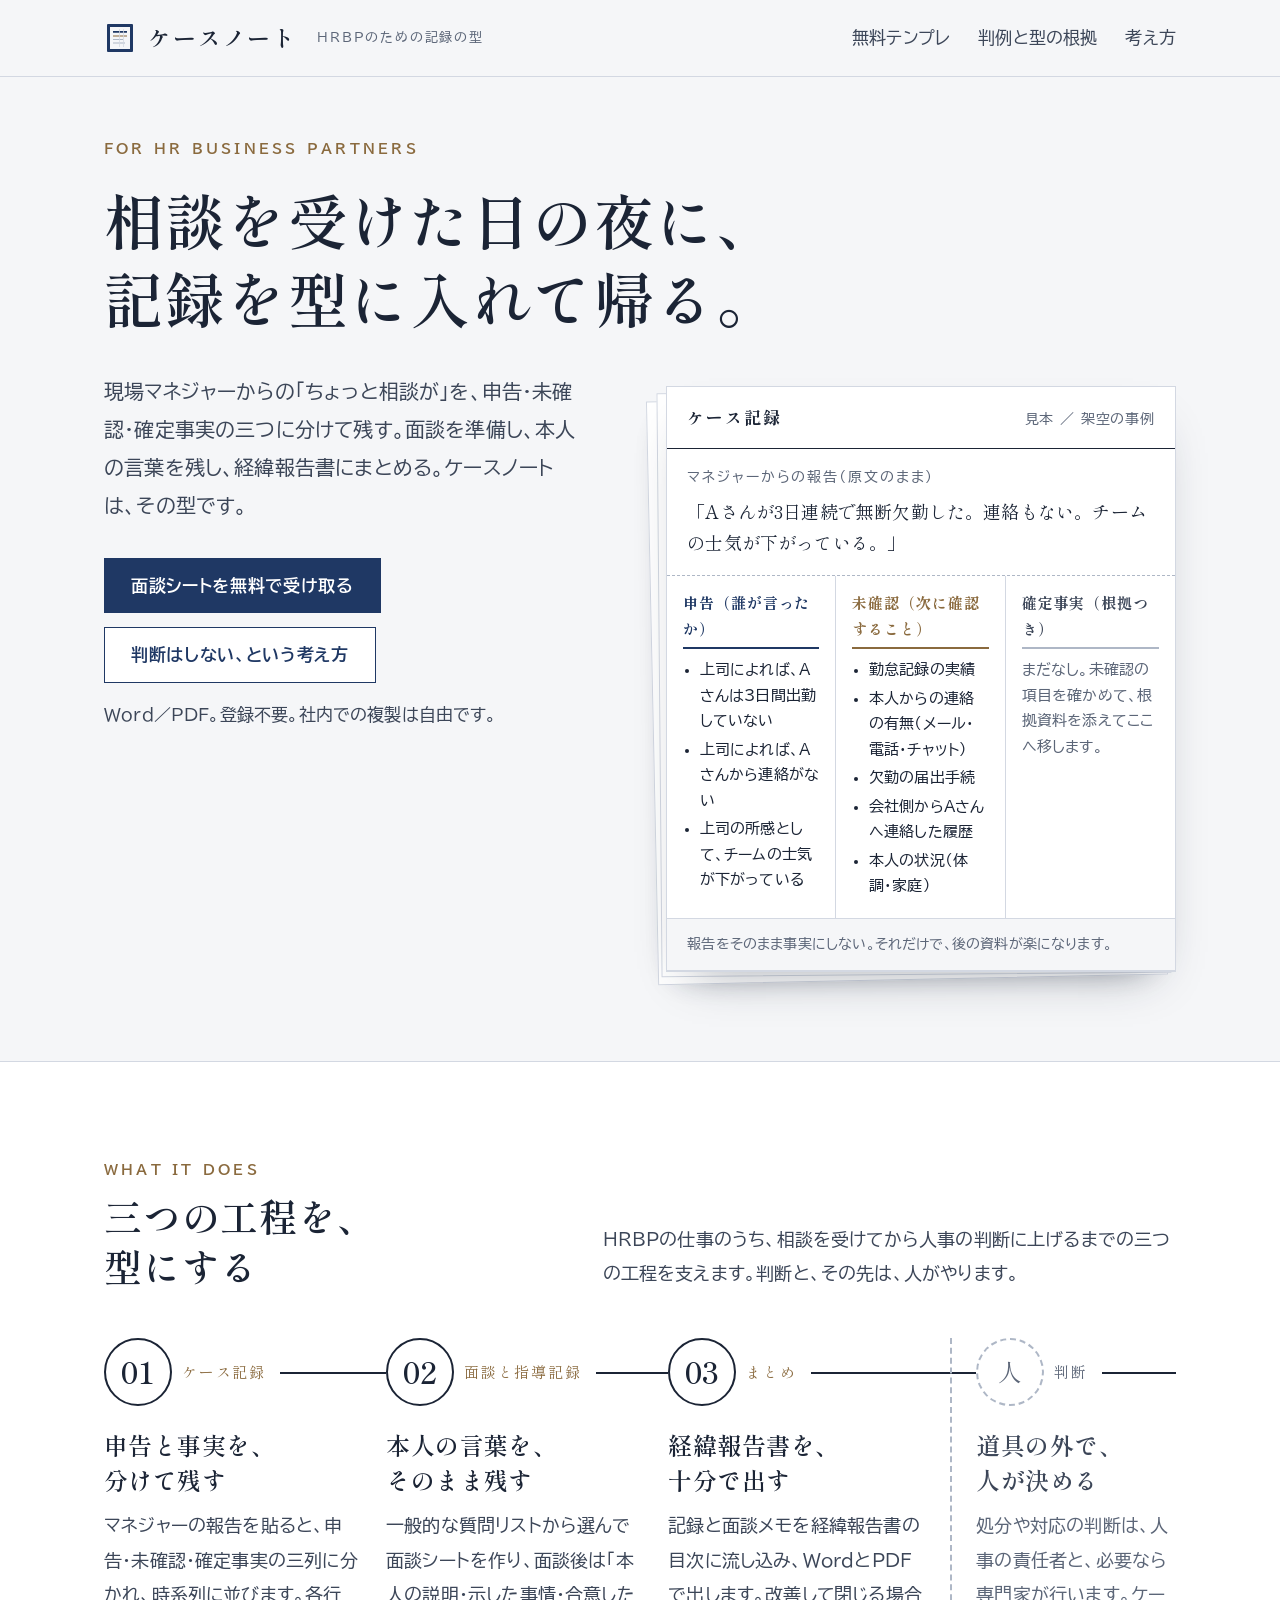
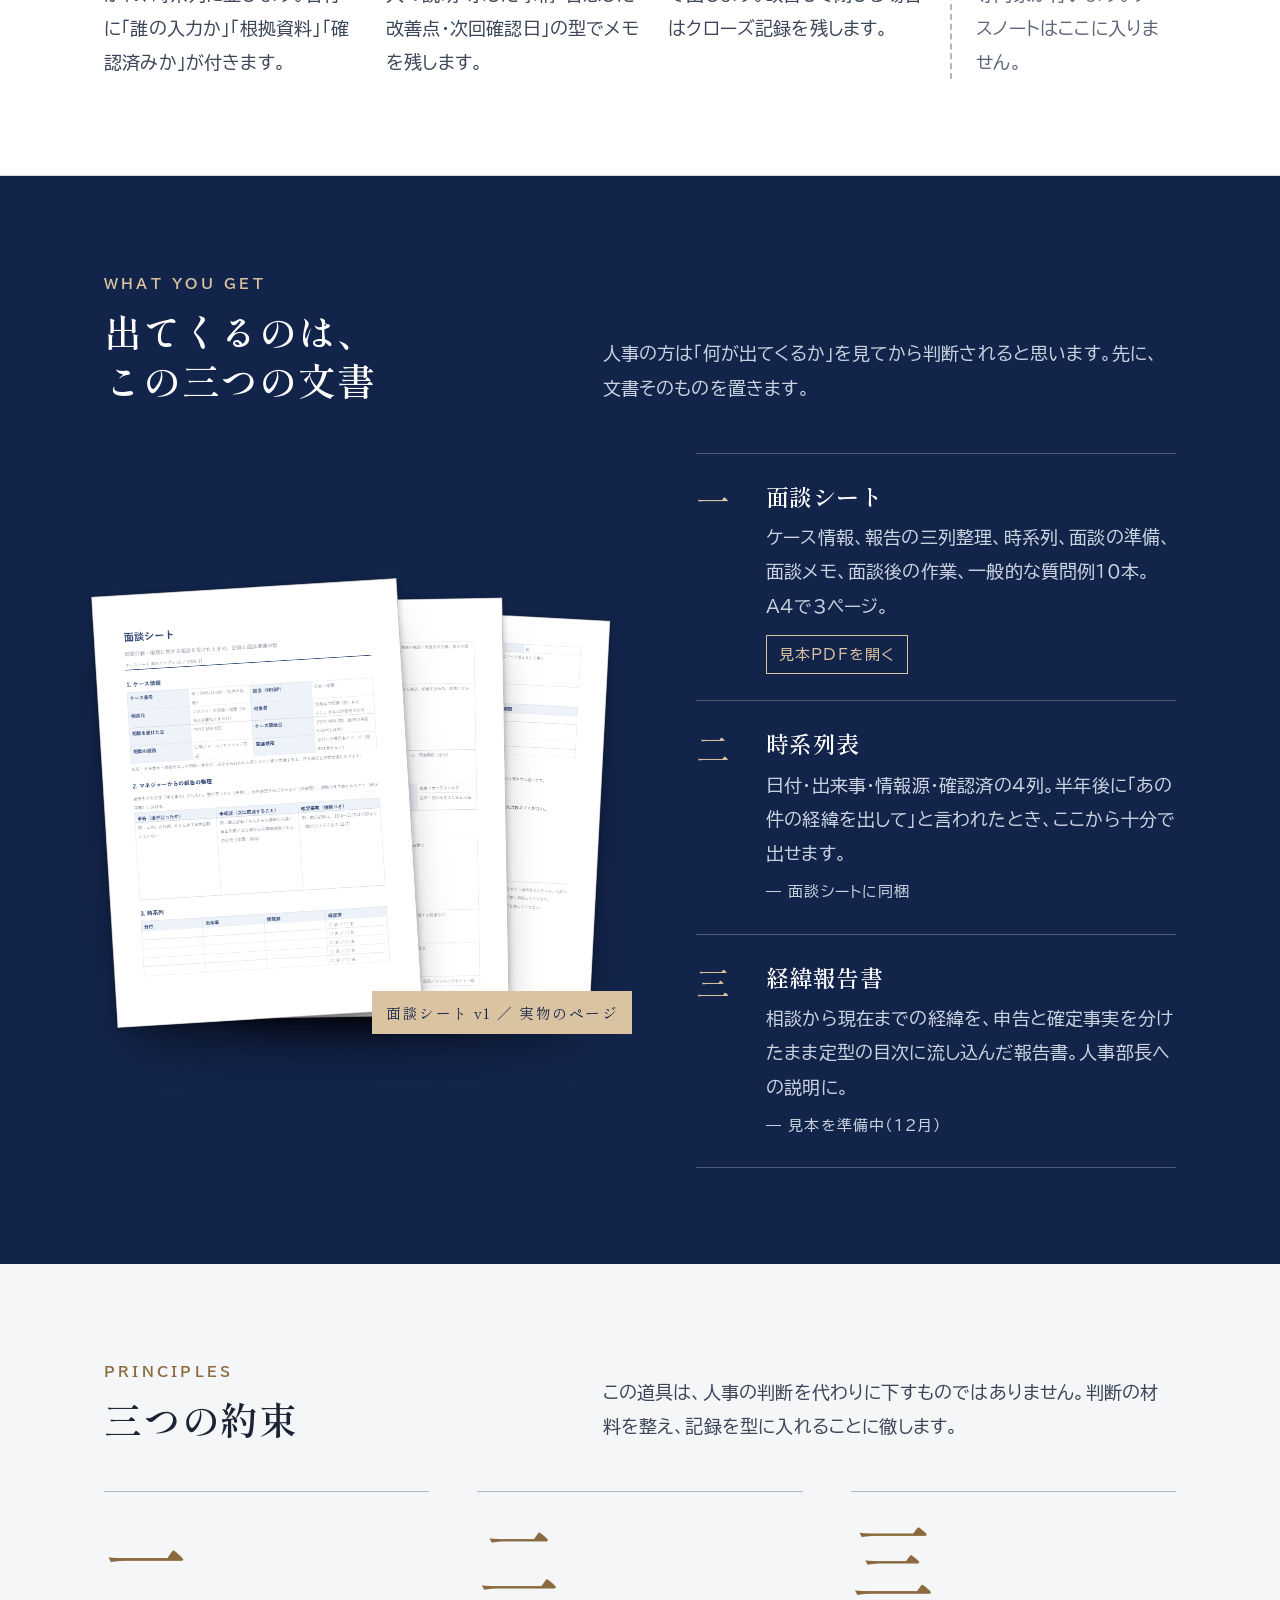
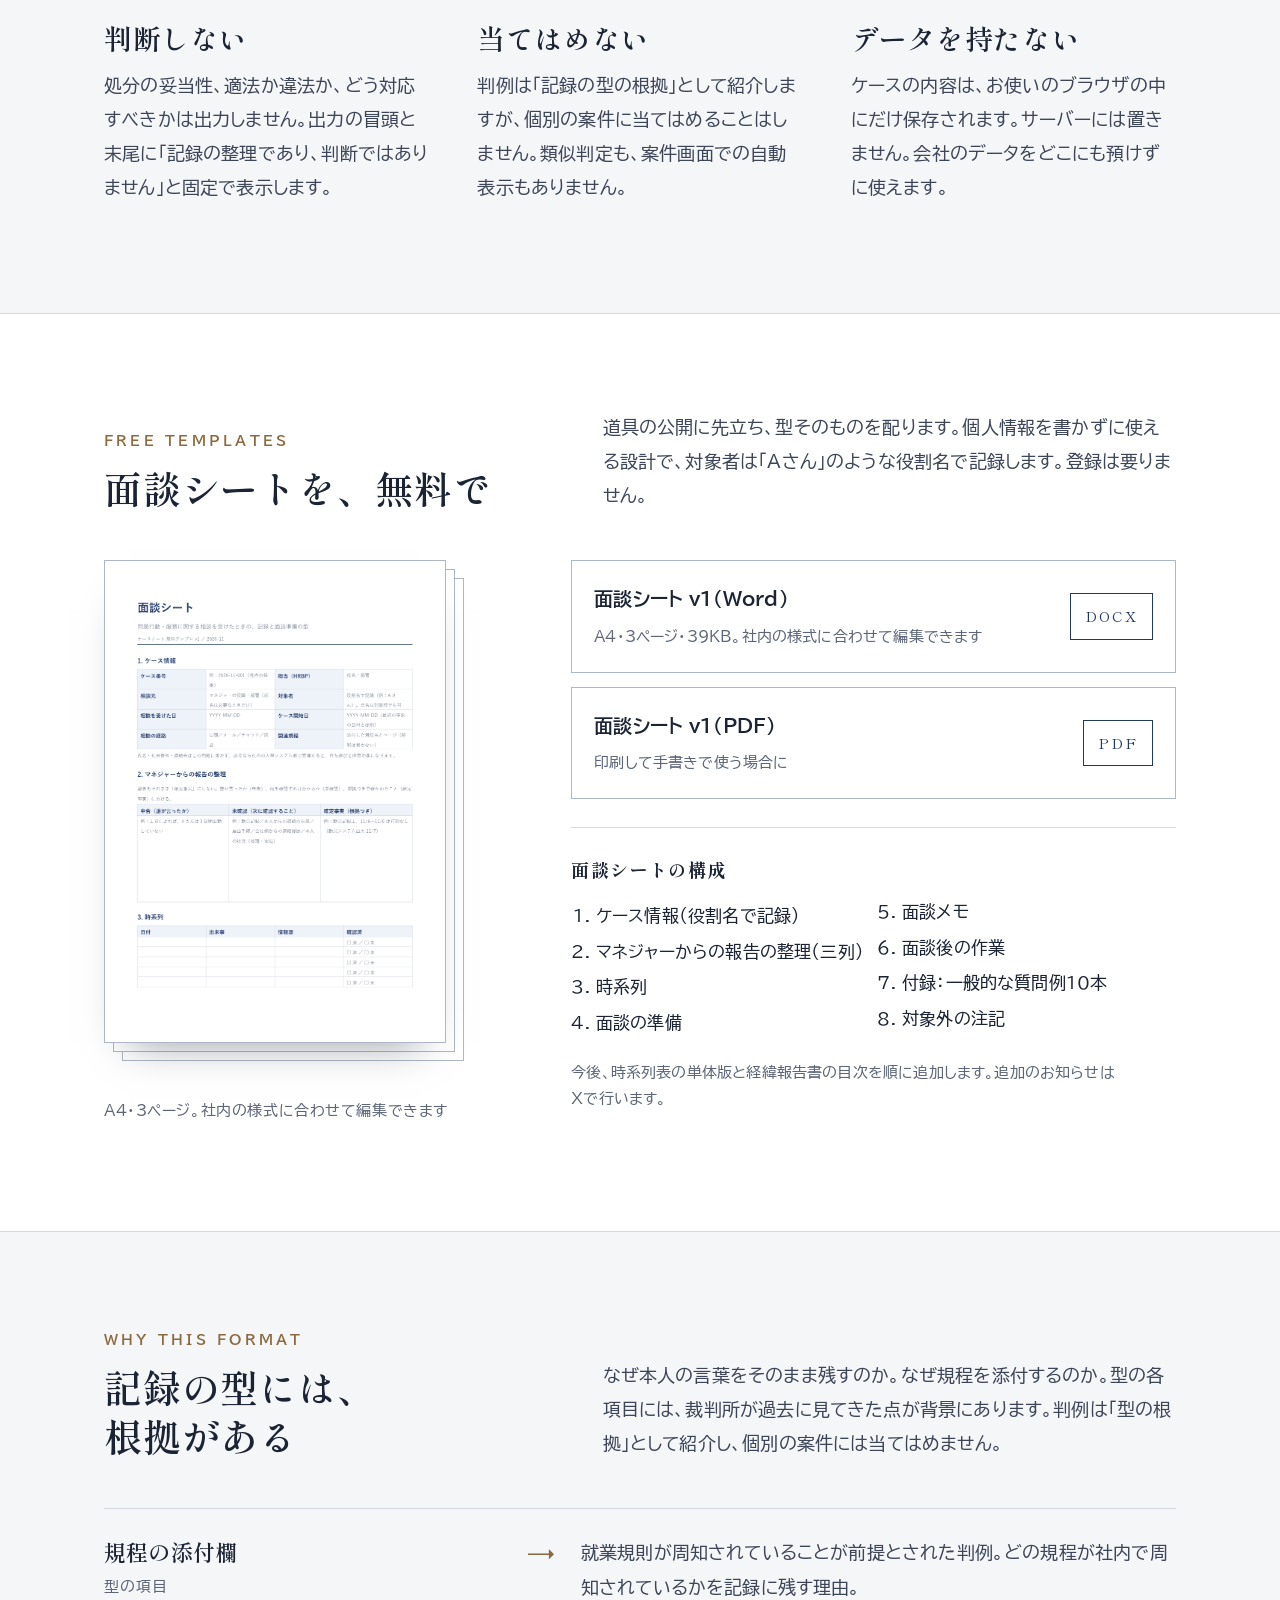
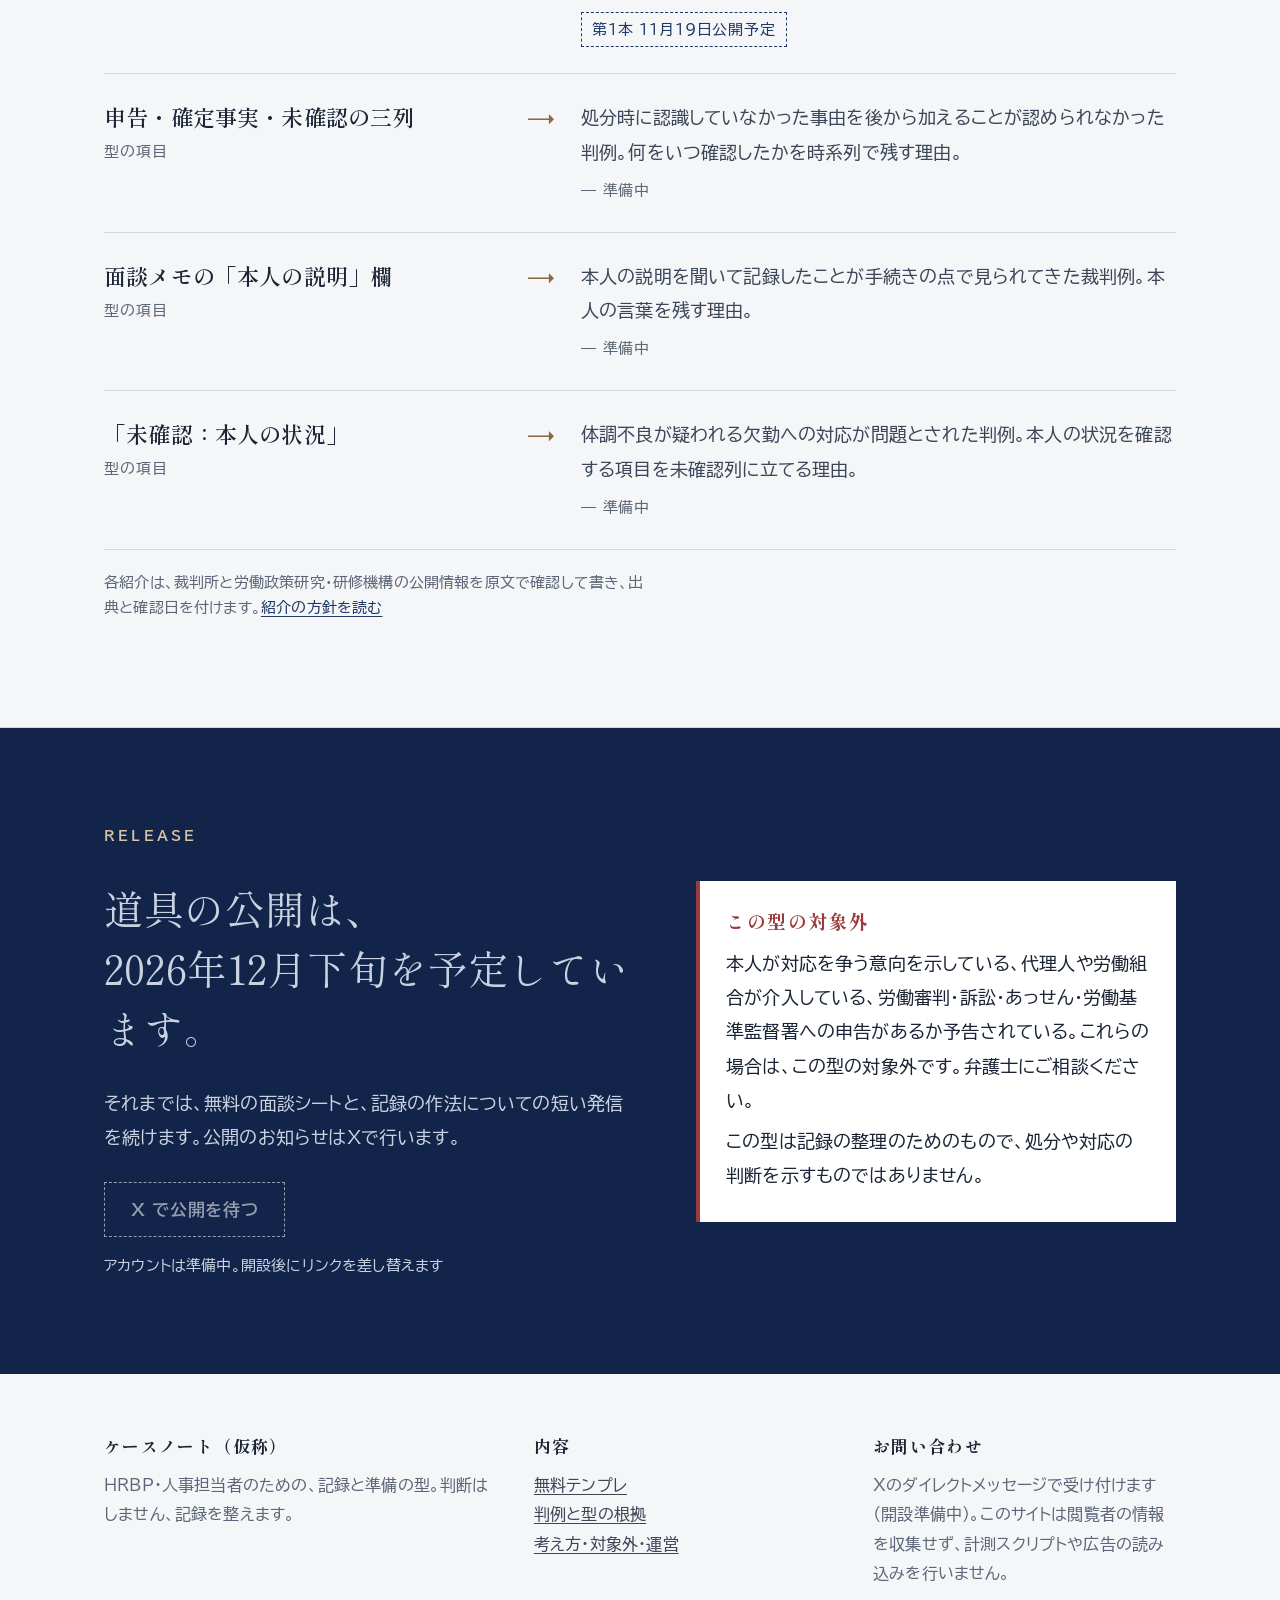
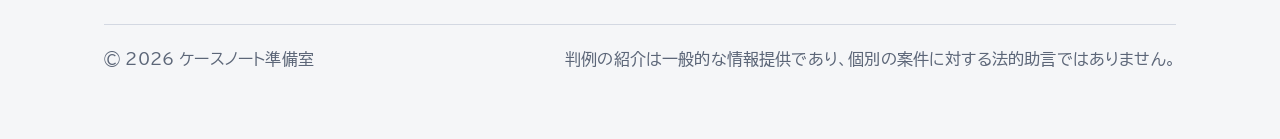
<file: index.html>
<!doctype html>
<html lang="ja">
<head>
<meta charset="utf-8">
<meta name="viewport" content="width=device-width,initial-scale=1,viewport-fit=cover">
<title>ケースノート｜HRBPのための、記録と準備の型</title>
<meta name="description" content="現場マネジャーからの相談を、申告・未確認・確定事実に分けて記録し、面談を準備し、経緯報告書にまとめる。HRBP・人事担当者のための記録の型。面談シートは無料。判断はしません、記録を整えます。">
<meta property="og:title" content="ケースノート｜HRBPのための、記録と準備の型">
<meta property="og:description" content="相談を受けた日の夜に、記録を型に入れて帰る。面談シート（Word）は無料。">
<meta property="og:type" content="website">
<meta property="og:image" content="https://jinstudy-create.github.io/casenote/assets/og.png">
<meta property="og:url" content="https://jinstudy-create.github.io/casenote/">
<meta name="twitter:card" content="summary_large_image">
<link rel="icon" href="assets/mark.svg" type="image/svg+xml">
<link rel="preconnect" href="https://fonts.googleapis.com">
<link rel="preconnect" href="https://fonts.gstatic.com" crossorigin>
<link rel="stylesheet" href="https://fonts.googleapis.com/css2?family=Shippori+Mincho:wght@500;600;700&family=BIZ+UDPGothic:wght@400;700&display=swap">
<link rel="stylesheet" href="assets/style.css">
</head>
<body>

<header class="site-head">
  <div class="wrap">
    <a class="brand" href="./"><img class="mark" src="assets/mark.svg" alt=""><span class="name">ケースノート</span><span class="sub">HRBPのための記録の型</span></a>
    <nav class="nav" aria-label="主なページ">
      <a href="#templates"><span class="full">無料テンプレ</span><span class="short">テンプレ</span></a>
      <a href="hanrei/"><span class="full">判例と型の根拠</span><span class="short">判例</span></a>
      <a href="about.html">考え方</a>
    </nav>
  </div>
</header>

<main>
<section class="hero">
  <div class="wrap">
    <div class="eyebrow">For HR Business Partners</div>
    <h1>相談を受けた日の夜に、<br>記録を型に入れて帰る。</h1>
  </div>
  <div class="wrap grid">
    <div>
      <p class="lead">現場マネジャーからの「ちょっと相談が」を、申告・未確認・確定事実の三つに分けて残す。面談を準備し、本人の言葉を残し、経緯報告書にまとめる。ケースノートは、その型です。</p>
      <div class="cta">
        <a class="btn primary" href="#templates">面談シートを無料で受け取る</a>
        <a class="btn" href="about.html">判断はしない、という考え方</a>
      </div>
      <p class="note fine">Word／PDF。登録不要。社内での複製は自由です。</p>
    </div>
    <div class="sheet-wrap">
      <div class="sheet" role="figure" aria-label="ケース記録の見本">
        <div class="sheet-head"><b>ケース記録</b><span>見本 ／ 架空の事例</span></div>
        <div class="input">
          <div class="lbl">マネジャーからの報告（原文のまま）</div>
          <q>Aさんが3日連続で無断欠勤した。連絡もない。チームの士気が下がっている。</q>
        </div>
        <div class="cols">
          <div class="c1"><b>申告（誰が言ったか）</b>
            <ul><li>上司によれば、Aさんは3日間出勤していない</li><li>上司によれば、Aさんから連絡がない</li><li>上司の所感として、チームの士気が下がっている</li></ul></div>
          <div class="c2"><b>未確認（次に確認すること）</b>
            <ul><li>勤怠記録の実績</li><li>本人からの連絡の有無（メール・電話・チャット）</li><li>欠勤の届出手続</li><li>会社側からAさんへ連絡した履歴</li><li>本人の状況（体調・家庭）</li></ul></div>
          <div class="c3"><b>確定事実（根拠つき）</b>
            <p class="empty">まだなし。未確認の項目を確かめて、根拠資料を添えてここへ移します。</p></div>
        </div>
        <div class="sheet-foot">報告をそのまま事実にしない。それだけで、後の資料が楽になります。</div>
      </div>
    </div>
  </div>
</section>

<section class="band alt" id="what">
  <div class="wrap">
    <div class="sec-head">
      <div><div class="eyebrow">What it does</div><h2>三つの工程を、<br>型にする</h2></div>
      <p>HRBPの仕事のうち、相談を受けてから人事の判断に上げるまでの三つの工程を支えます。判断と、その先は、人がやります。</p>
    </div>
    <div class="flow" role="list" aria-label="三つの工程と、その先の人の判断">
      <div class="step" role="listitem">
        <div class="k"><span class="no">01</span>ケース記録</div>
        <h3>申告と事実を、<br>分けて残す</h3>
        <p>マネジャーの報告を貼ると、申告・未確認・確定事実の三列に分かれ、時系列に並びます。各行に「誰の入力か」「根拠資料」「確認済みか」が付きます。</p>
      </div>
      <div class="step" role="listitem">
        <div class="k"><span class="no">02</span>面談と指導記録</div>
        <h3>本人の言葉を、<br>そのまま残す</h3>
        <p>一般的な質問リストから選んで面談シートを作り、面談後は「本人の説明・示した事情・合意した改善点・次回確認日」の型でメモを残します。</p>
      </div>
      <div class="step" role="listitem">
        <div class="k"><span class="no">03</span>まとめ</div>
        <h3>経緯報告書を、<br>十分で出す</h3>
        <p>記録と面談メモを経緯報告書の目次に流し込み、WordとPDFで出します。改善して閉じる場合はクローズ記録を残します。</p>
      </div>
      <div class="out" role="listitem">
        <div class="k"><span class="no">人</span>判断</div>
        <h3>道具の外で、<br>人が決める</h3>
        <p>処分や対応の判断は、人事の責任者と、必要なら専門家が行います。ケースノートはここに入りません。</p>
      </div>
    </div>
  </div>
</section>

<section class="band navy" id="outputs">
  <div class="wrap">
    <div class="sec-head">
      <div><div class="eyebrow">What you get</div><h2>出てくるのは、<br>この三つの文書</h2></div>
      <p>人事の方は「何が出てくるか」を見てから判断されると思います。先に、文書そのものを置きます。</p>
    </div>
    <div class="docs">
      <div class="fan" role="figure" aria-label="面談シートの実ページ（A4・3ページ）">
        <img class="p3" src="assets/sheet_p3.png" alt="面談シート 3ページ目：面談後の作業と一般的な質問例" width="910" height="1287" loading="lazy">
        <img class="p2" src="assets/sheet_p2.png" alt="面談シート 2ページ目：面談の準備と面談メモ" width="910" height="1287" loading="lazy">
        <img class="p1" src="assets/sheet_p1.png" alt="面談シート 1ページ目：ケース情報、報告の三列整理、時系列" width="910" height="1287">
        <div class="tag">面談シート v1 ／ 実物のページ</div>
      </div>
      <div class="doclist">
        <div class="doc"><div class="no">一</div><div><h3>面談シート</h3><p>ケース情報、報告の三列整理、時系列、面談の準備、面談メモ、面談後の作業、一般的な質問例10本。A4で3ページ。</p><a class="state" href="templates/casenote_interview_sheet_v1.pdf">見本PDFを開く</a></div></div>
        <div class="doc"><div class="no">二</div><div><h3>時系列表</h3><p>日付・出来事・情報源・確認済の4列。半年後に「あの件の経緯を出して」と言われたとき、ここから十分で出せます。</p><span class="state">面談シートに同梱</span></div></div>
        <div class="doc"><div class="no">三</div><div><h3>経緯報告書</h3><p>相談から現在までの経緯を、申告と確定事実を分けたまま定型の目次に流し込んだ報告書。人事部長への説明に。</p><span class="state">見本を準備中（12月）</span></div></div>
      </div>
    </div>
  </div>
</section>

<section class="band" id="promise">
  <div class="wrap">
    <div class="sec-head">
      <div><div class="eyebrow">Principles</div><h2>三つの約束</h2></div>
      <p>この道具は、人事の判断を代わりに下すものではありません。判断の材料を整え、記録を型に入れることに徹します。</p>
    </div>
    <div class="promise">
      <div><div class="n">一</div><h3>判断しない</h3><p>処分の妥当性、適法か違法か、どう対応すべきかは出力しません。出力の冒頭と末尾に「記録の整理であり、判断ではありません」と固定で表示します。</p></div>
      <div><div class="n">二</div><h3>当てはめない</h3><p>判例は「記録の型の根拠」として紹介しますが、個別の案件に当てはめることはしません。類似判定も、案件画面での自動表示もありません。</p></div>
      <div><div class="n">三</div><h3>データを持たない</h3><p>ケースの内容は、お使いのブラウザの中にだけ保存されます。サーバーには置きません。会社のデータをどこにも預けずに使えます。</p></div>
    </div>
  </div>
</section>

<section class="band alt" id="templates">
  <div class="wrap">
    <div class="sec-head">
      <div><div class="eyebrow">Free templates</div><h2>面談シートを、無料で</h2></div>
      <p>道具の公開に先立ち、型そのものを配ります。個人情報を書かずに使える設計で、対象者は「Aさん」のような役割名で記録します。登録は要りません。</p>
    </div>
    <div class="dl">
      <div>
      <div class="stack">
        <img src="assets/sheet_p1.png" alt="面談シート v1 の1ページ目" width="910" height="1287" loading="lazy">
      </div>
      <p class="stack-cap">A4・3ページ。社内の様式に合わせて編集できます</p>
      </div>
      <div>
        <div class="files">
          <a class="file" href="templates/casenote_interview_sheet_v1.docx" download><span><span class="t">面談シート v1（Word）</span><br><span class="m">A4・3ページ・39KB。社内の様式に合わせて編集できます</span></span><span class="ext">DOCX</span></a>
          <a class="file" href="templates/casenote_interview_sheet_v1.pdf"><span><span class="t">面談シート v1（PDF）</span><br><span class="m">印刷して手書きで使う場合に</span></span><span class="ext">PDF</span></a>
        </div>
        <div class="toc"><b>面談シートの構成</b>
          <ol><li>ケース情報（役割名で記録）</li><li>マネジャーからの報告の整理（三列）</li><li>時系列</li><li>面談の準備</li><li>面談メモ</li><li>面談後の作業</li><li>付録：一般的な質問例10本</li><li>対象外の注記</li></ol>
        </div>
        <p class="fine" style="margin-top:20px">今後、時系列表の単体版と経緯報告書の目次を順に追加します。追加のお知らせはXで行います。</p>
      </div>
    </div>
  </div>
</section>

<section class="band" id="hanrei">
  <div class="wrap">
    <div class="sec-head">
      <div><div class="eyebrow">Why this format</div><h2>記録の型には、<br>根拠がある</h2></div>
      <p>なぜ本人の言葉をそのまま残すのか。なぜ規程を添付するのか。型の各項目には、裁判所が過去に見てきた点が背景にあります。判例は「型の根拠」として紹介し、個別の案件には当てはめません。</p>
    </div>
    <div class="pairs">
      <div class="pair"><div class="a">規程の添付欄<small>型の項目</small></div><div class="arrow" aria-hidden="true">→</div><div class="b">就業規則が周知されていることが前提とされた判例。どの規程が社内で周知されているかを記録に残す理由。<br><span class="s on">第1本 11月19日公開予定</span></div></div>
      <div class="pair"><div class="a">申告・確定事実・未確認の三列<small>型の項目</small></div><div class="arrow" aria-hidden="true">→</div><div class="b">処分時に認識していなかった事由を後から加えることが認められなかった判例。何をいつ確認したかを時系列で残す理由。<br><span class="s">準備中</span></div></div>
      <div class="pair"><div class="a">面談メモの「本人の説明」欄<small>型の項目</small></div><div class="arrow" aria-hidden="true">→</div><div class="b">本人の説明を聞いて記録したことが手続きの点で見られてきた裁判例。本人の言葉を残す理由。<br><span class="s">準備中</span></div></div>
      <div class="pair"><div class="a">「未確認：本人の状況」<small>型の項目</small></div><div class="arrow" aria-hidden="true">→</div><div class="b">体調不良が疑われる欠勤への対応が問題とされた判例。本人の状況を確認する項目を未確認列に立てる理由。<br><span class="s">準備中</span></div></div>
    </div>
    <p class="fine" style="margin-top:20px">各紹介は、裁判所と労働政策研究・研修機構の公開情報を原文で確認して書き、出典と確認日を付けます。<a href="hanrei/">紹介の方針を読む</a></p>
  </div>
</section>

<section class="band navy" id="launch">
  <div class="wrap launch">
    <div>
      <div class="eyebrow">Release</div>
      <p class="big">道具の公開は、<span style="white-space:nowrap">2026年12月下旬</span>を予定しています。</p>
      <p>それまでは、無料の面談シートと、記録の作法についての短い発信を続けます。公開のお知らせはXで行います。</p>
      <div class="x"><span class="btn" id="xlink" aria-disabled="true" style="opacity:.55;cursor:default">X で公開を待つ</span><span class="fine">アカウントは準備中。開設後にリンクを差し替えます</span></div>
    </div>
    <div class="scope"><b>この型の対象外</b>
      <p>本人が対応を争う意向を示している、代理人や労働組合が介入している、労働審判・訴訟・あっせん・労働基準監督署への申告があるか予告されている。これらの場合は、この型の対象外です。弁護士にご相談ください。</p>
      <p>この型は記録の整理のためのもので、処分や対応の判断を示すものではありません。</p>
    </div>
  </div>
</section>
</main>

<footer class="site-foot">
  <div class="wrap">
    <div class="grid">
      <div><b>ケースノート（仮称）</b>HRBP・人事担当者のための、記録と準備の型。判断はしません、記録を整えます。</div>
      <div><b>内容</b><a href="#templates">無料テンプレ</a><br><a href="hanrei/">判例と型の根拠</a><br><a href="about.html">考え方・対象外・運営</a></div>
      <div><b>お問い合わせ</b>Xのダイレクトメッセージで受け付けます（開設準備中）。このサイトは閲覧者の情報を収集せず、計測スクリプトや広告の読み込みを行いません。</div>
    </div>
    <div class="legal"><span>© 2026 ケースノート準備室</span><span>判例の紹介は一般的な情報提供であり、個別の案件に対する法的助言ではありません。</span></div>
  </div>
</footer>
</body>
</html>
</file>
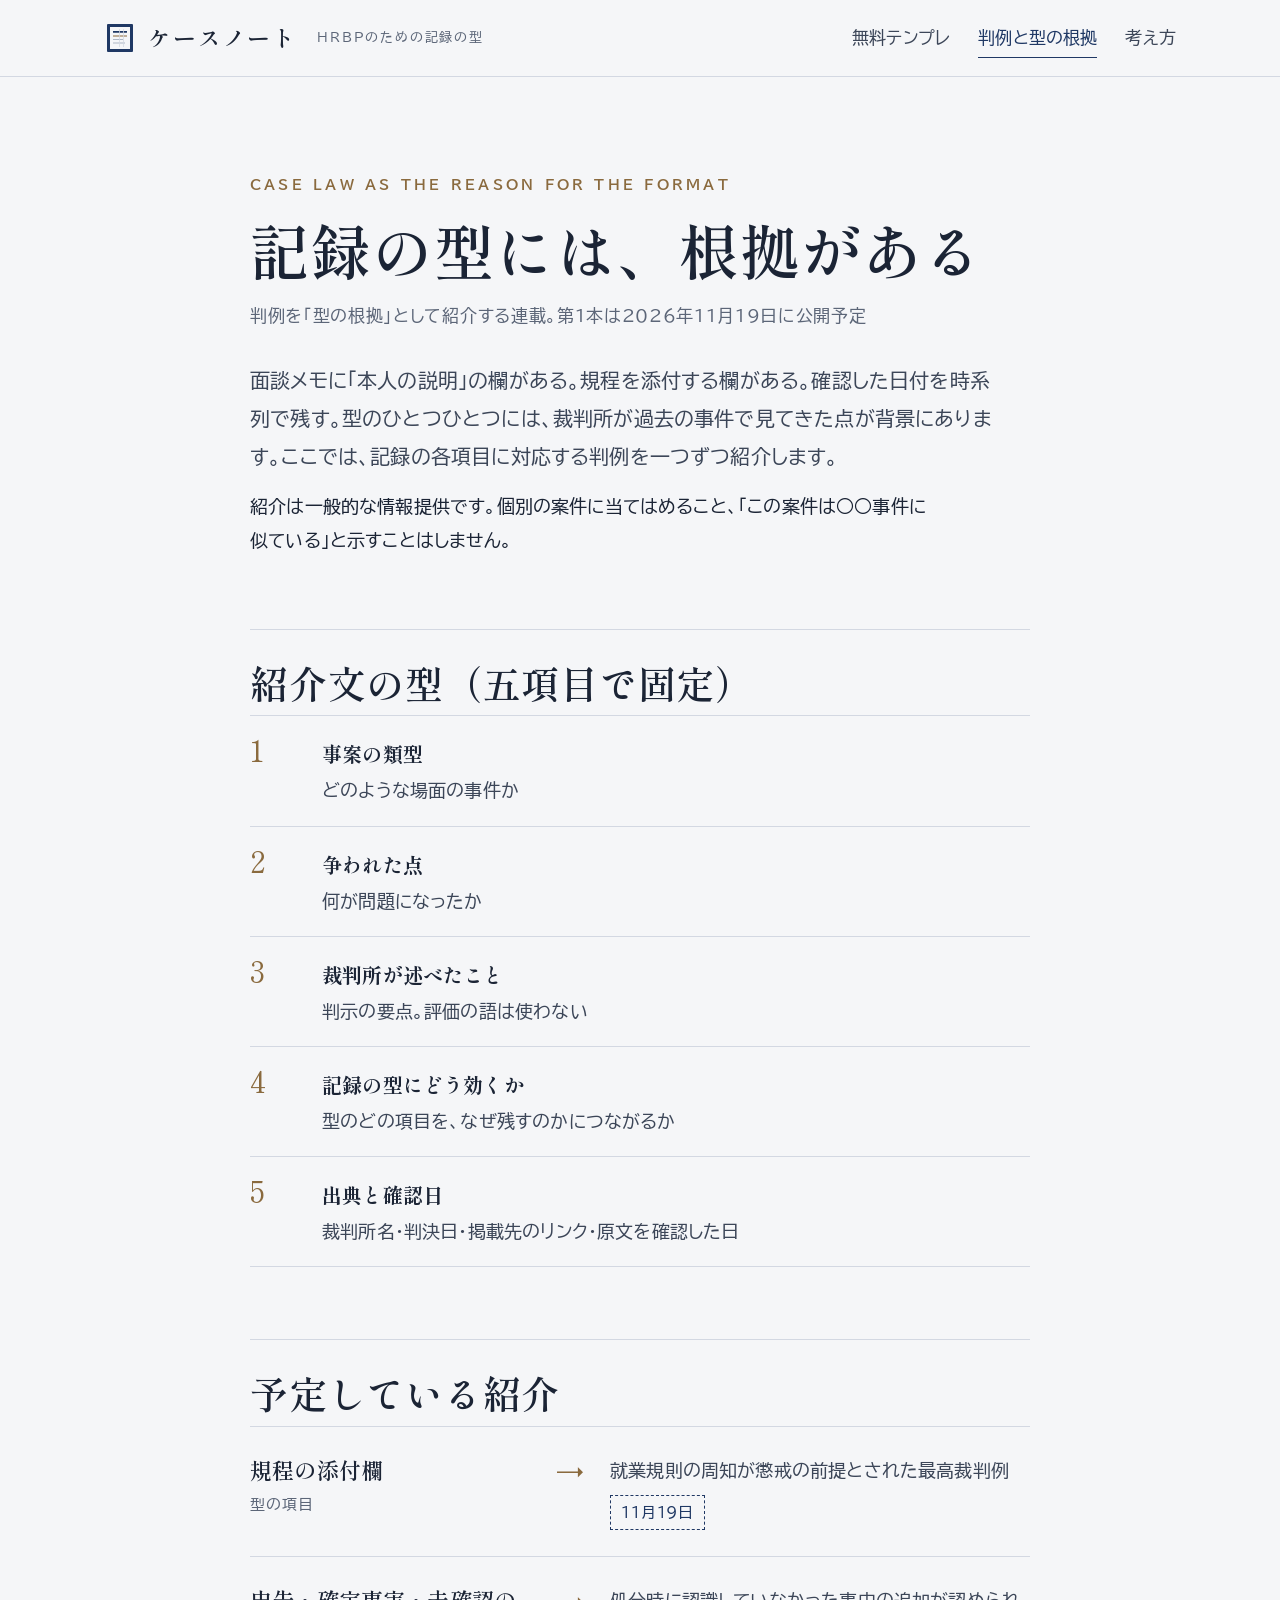
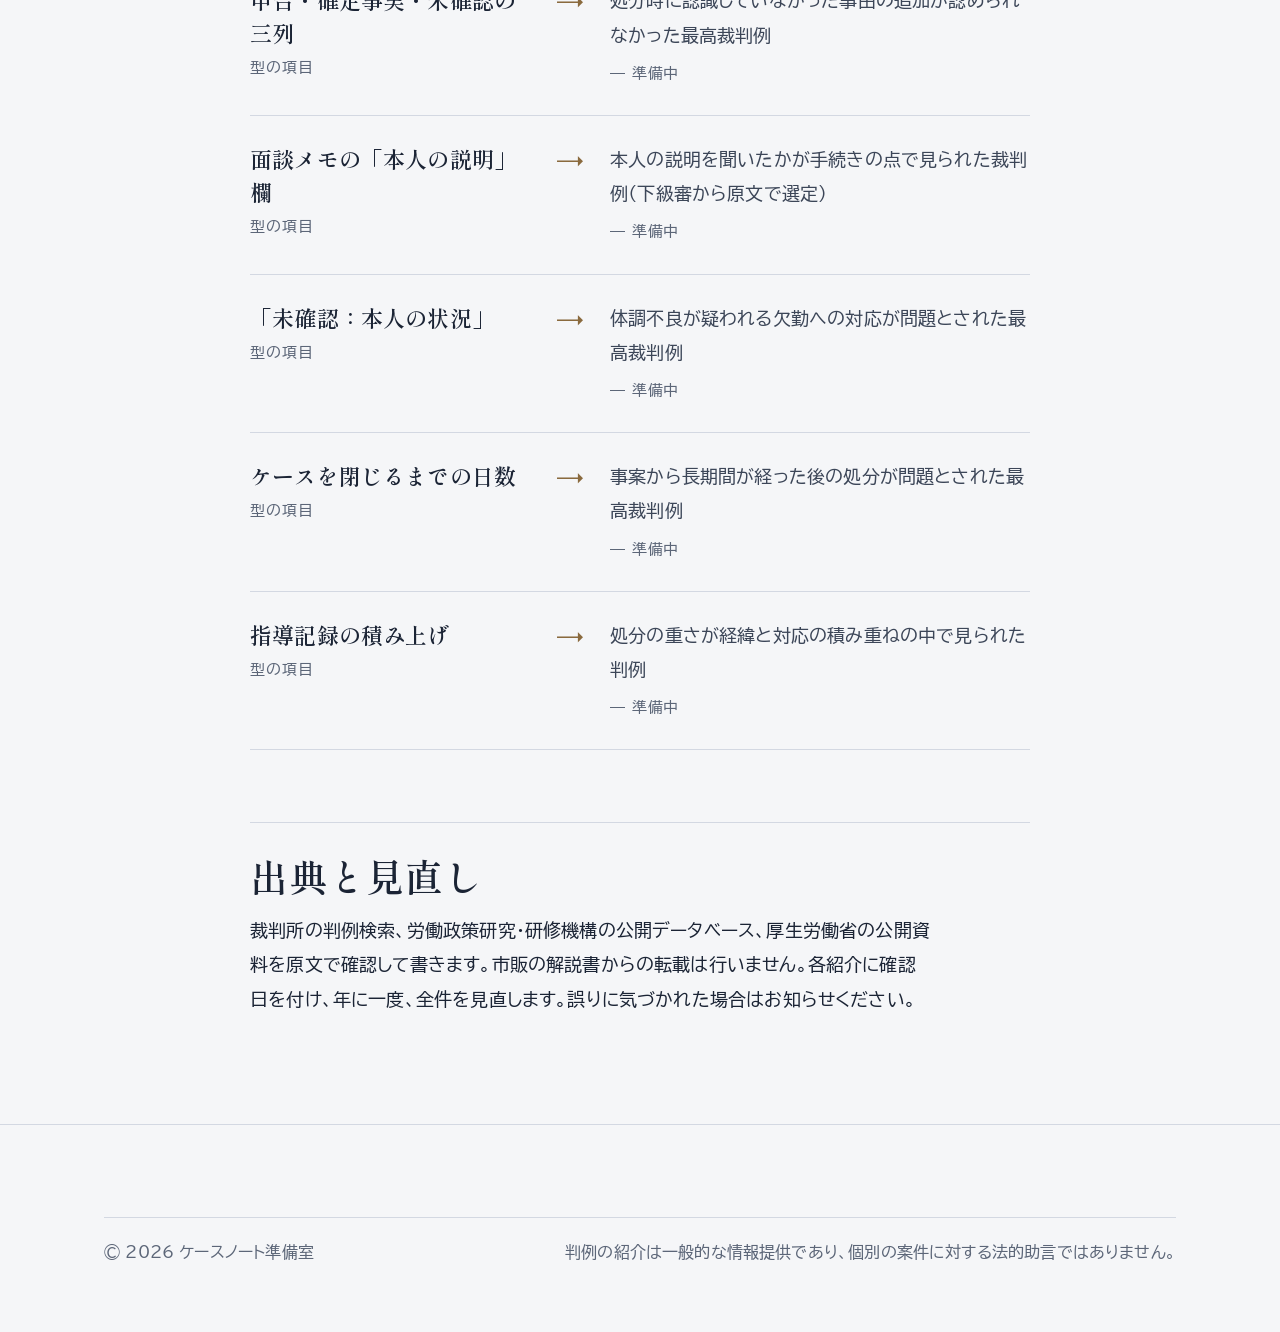
<file: hanrei/index.html>
<!doctype html>
<html lang="ja">
<head>
<meta charset="utf-8">
<meta name="viewport" content="width=device-width,initial-scale=1,viewport-fit=cover">
<title>判例と型の根拠｜ケースノート</title>
<meta name="description" content="記録の型の各項目に、なぜそれを残すのかの根拠として判例を紹介します。個別の案件への当てはめは行いません。">
<link rel="icon" href="../assets/mark.svg" type="image/svg+xml">
<link rel="preconnect" href="https://fonts.googleapis.com">
<link rel="preconnect" href="https://fonts.gstatic.com" crossorigin>
<link rel="stylesheet" href="https://fonts.googleapis.com/css2?family=Shippori+Mincho:wght@500;600;700&family=BIZ+UDPGothic:wght@400;700&display=swap">
<link rel="stylesheet" href="../assets/style.css">
</head>
<body>
<header class="site-head">
  <div class="wrap">
    <a class="brand" href="../"><img class="mark" src="../assets/mark.svg" alt=""><span class="name">ケースノート</span><span class="sub">HRBPのための記録の型</span></a>
    <nav class="nav" aria-label="主なページ"><a href="../#templates"><span class="full">無料テンプレ</span><span class="short">テンプレ</span></a><a href="./" aria-current="page"><span class="full">判例と型の根拠</span><span class="short">判例</span></a><a href="../about.html">考え方</a></nav>
  </div>
</header>
<main>
<section class="band">
  <div class="wrap article">
    <div class="eyebrow">Case law as the reason for the format</div>
    <h1>記録の型には、根拠がある</h1>
    <p class="meta">判例を「型の根拠」として紹介する連載。第1本は2026年11月19日に公開予定</p>
    <p class="lead">面談メモに「本人の説明」の欄がある。規程を添付する欄がある。確認した日付を時系列で残す。型のひとつひとつには、裁判所が過去の事件で見てきた点が背景にあります。ここでは、記録の各項目に対応する判例を一つずつ紹介します。</p>
    <p>紹介は一般的な情報提供です。個別の案件に当てはめること、「この案件は○○事件に似ている」と示すことはしません。</p>

    <h2>紹介文の型（五項目で固定）</h2>
    <div class="fiveitems">
      <div><div class="no">1</div><div><b>事案の類型</b><span>どのような場面の事件か</span></div></div>
      <div><div class="no">2</div><div><b>争われた点</b><span>何が問題になったか</span></div></div>
      <div><div class="no">3</div><div><b>裁判所が述べたこと</b><span>判示の要点。評価の語は使わない</span></div></div>
      <div><div class="no">4</div><div><b>記録の型にどう効くか</b><span>型のどの項目を、なぜ残すのかにつながるか</span></div></div>
      <div><div class="no">5</div><div><b>出典と確認日</b><span>裁判所名・判決日・掲載先のリンク・原文を確認した日</span></div></div>
    </div>

    <h2>予定している紹介</h2>
    <div class="pairs">
      <div class="pair"><div class="a">規程の添付欄<small>型の項目</small></div><div class="arrow" aria-hidden="true">→</div><div class="b">就業規則の周知が懲戒の前提とされた最高裁判例<br><span class="s on">11月19日</span></div></div>
      <div class="pair"><div class="a">申告・確定事実・未確認の三列<small>型の項目</small></div><div class="arrow" aria-hidden="true">→</div><div class="b">処分時に認識していなかった事由の追加が認められなかった最高裁判例<br><span class="s">準備中</span></div></div>
      <div class="pair"><div class="a">面談メモの「本人の説明」欄<small>型の項目</small></div><div class="arrow" aria-hidden="true">→</div><div class="b">本人の説明を聞いたかが手続きの点で見られた裁判例（下級審から原文で選定）<br><span class="s">準備中</span></div></div>
      <div class="pair"><div class="a">「未確認：本人の状況」<small>型の項目</small></div><div class="arrow" aria-hidden="true">→</div><div class="b">体調不良が疑われる欠勤への対応が問題とされた最高裁判例<br><span class="s">準備中</span></div></div>
      <div class="pair"><div class="a">ケースを閉じるまでの日数<small>型の項目</small></div><div class="arrow" aria-hidden="true">→</div><div class="b">事案から長期間が経った後の処分が問題とされた最高裁判例<br><span class="s">準備中</span></div></div>
      <div class="pair"><div class="a">指導記録の積み上げ<small>型の項目</small></div><div class="arrow" aria-hidden="true">→</div><div class="b">処分の重さが経緯と対応の積み重ねの中で見られた判例<br><span class="s">準備中</span></div></div>
    </div>

    <h2>出典と見直し</h2>
    <p>裁判所の判例検索、労働政策研究・研修機構の公開データベース、厚生労働省の公開資料を原文で確認して書きます。市販の解説書からの転載は行いません。各紹介に確認日を付け、年に一度、全件を見直します。誤りに気づかれた場合はお知らせください。</p>
  </div>
</section>
</main>
<footer class="site-foot">
  <div class="wrap">
    <div class="legal"><span>© 2026 ケースノート準備室</span><span>判例の紹介は一般的な情報提供であり、個別の案件に対する法的助言ではありません。</span></div>
  </div>
</footer>
</body>
</html>
</file>
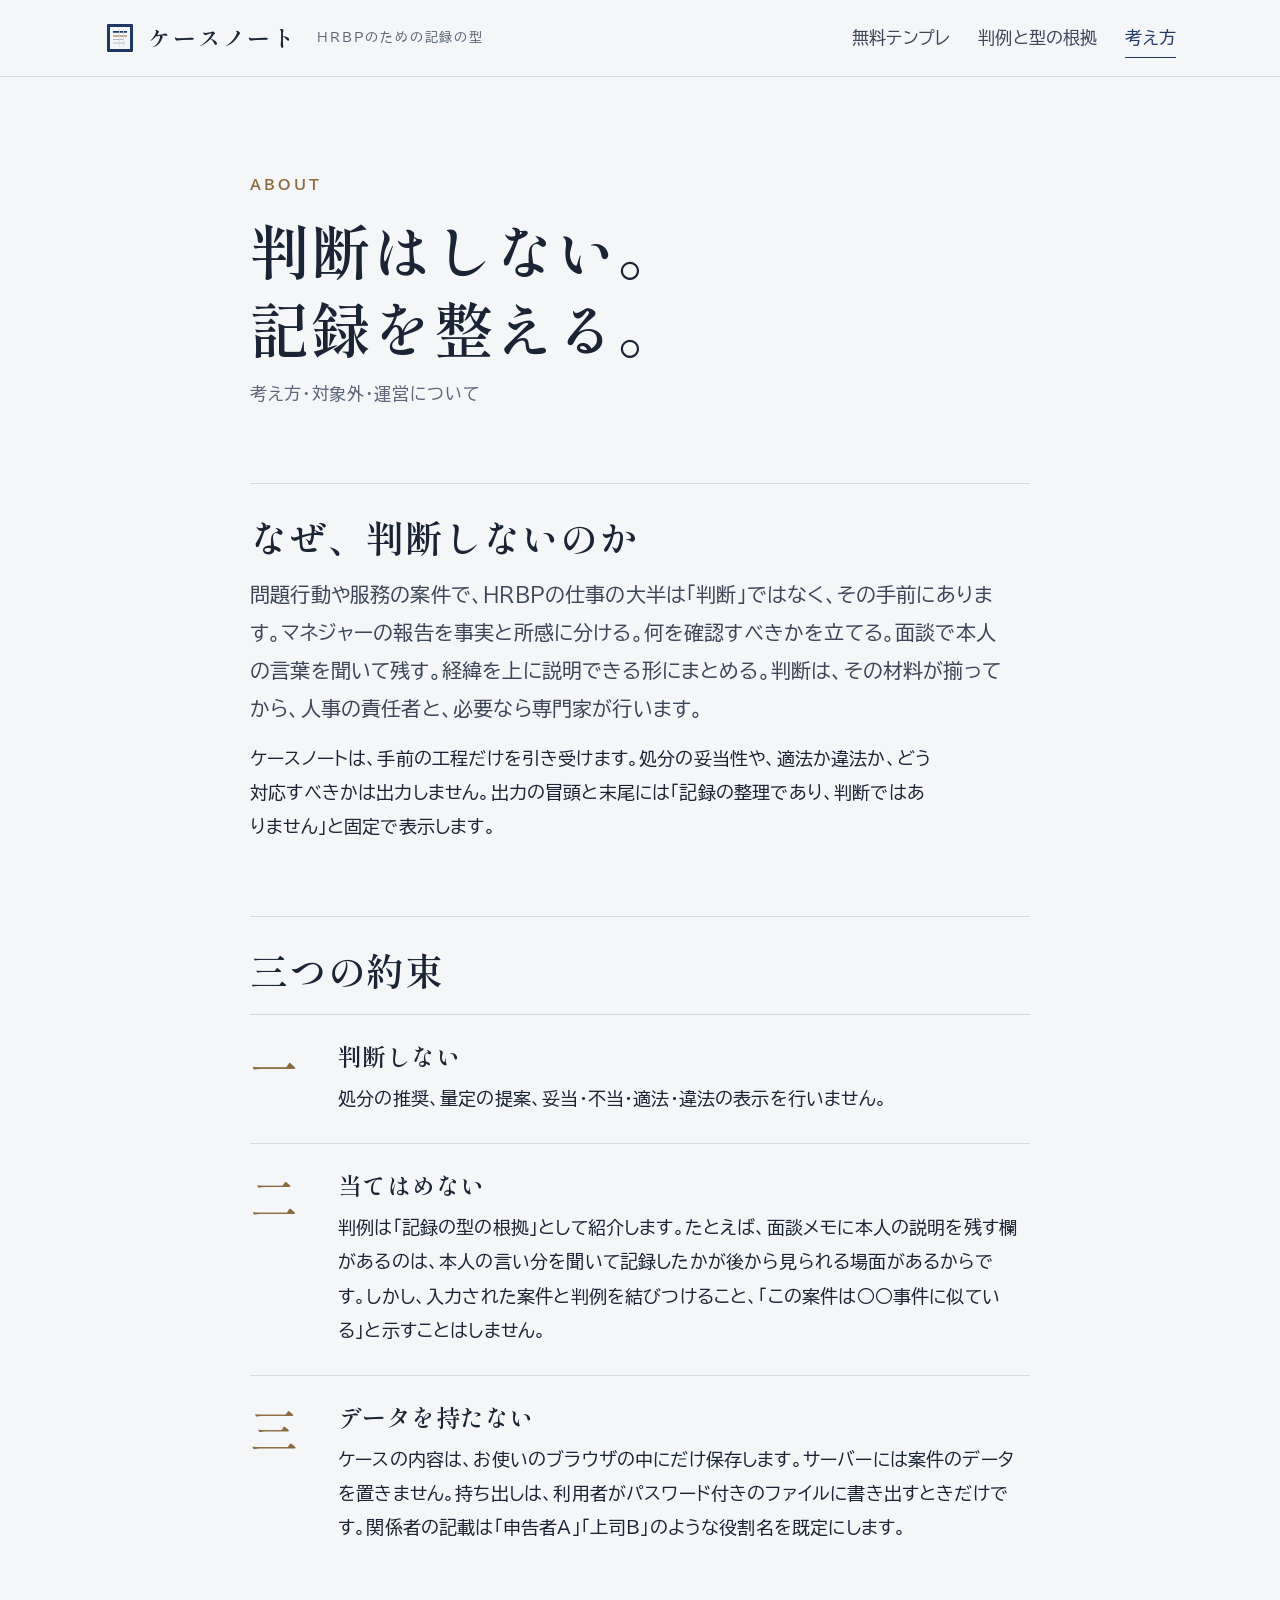
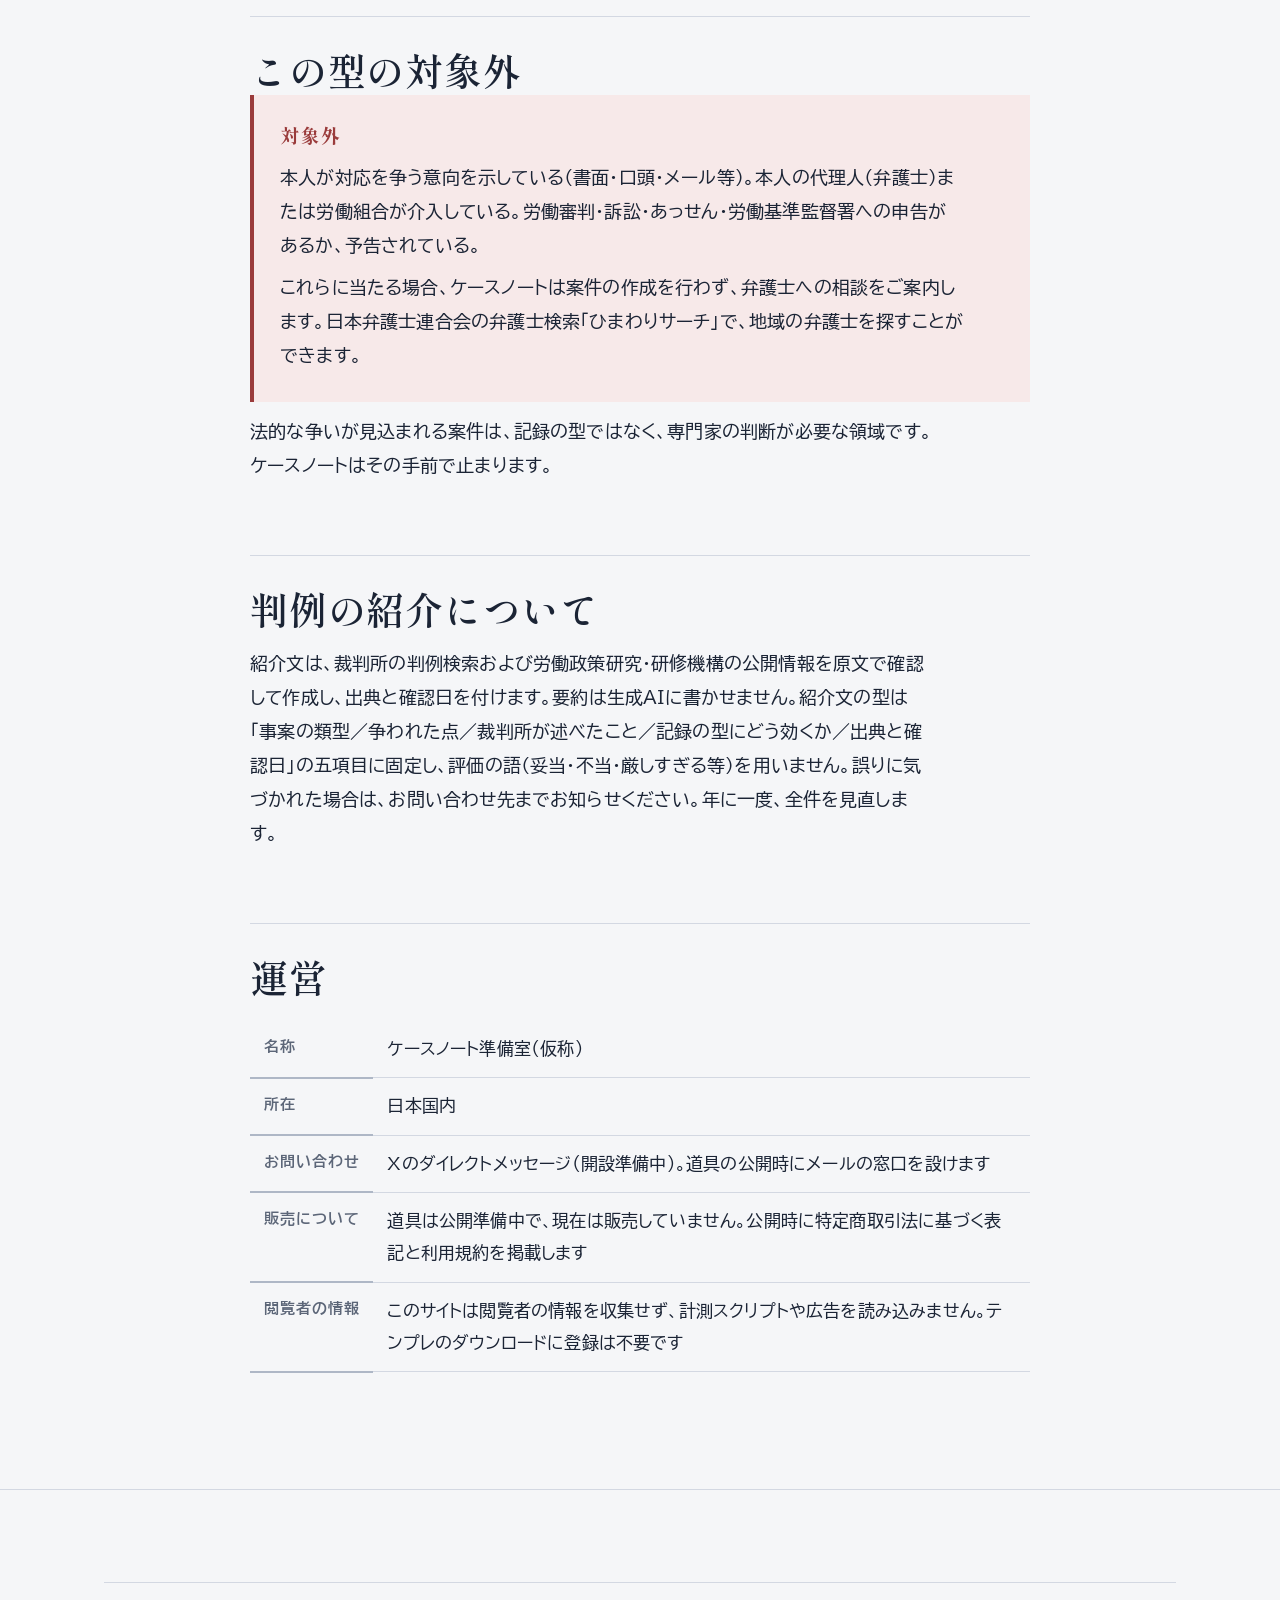
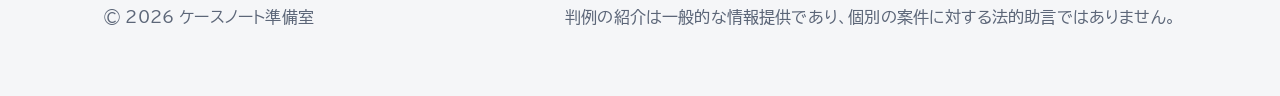
<file: about.html>
<!doctype html>
<html lang="ja">
<head>
<meta charset="utf-8">
<meta name="viewport" content="width=device-width,initial-scale=1,viewport-fit=cover">
<title>考え方・対象外・運営｜ケースノート</title>
<meta name="description" content="ケースノートの三つの約束（判断しない・当てはめない・データを持たない）、この型の対象外、運営者について。">
<link rel="icon" href="assets/mark.svg" type="image/svg+xml">
<link rel="preconnect" href="https://fonts.googleapis.com">
<link rel="preconnect" href="https://fonts.gstatic.com" crossorigin>
<link rel="stylesheet" href="https://fonts.googleapis.com/css2?family=Shippori+Mincho:wght@500;600;700&family=BIZ+UDPGothic:wght@400;700&display=swap">
<link rel="stylesheet" href="assets/style.css">
</head>
<body>
<header class="site-head">
  <div class="wrap">
    <a class="brand" href="./"><img class="mark" src="assets/mark.svg" alt=""><span class="name">ケースノート</span><span class="sub">HRBPのための記録の型</span></a>
    <nav class="nav" aria-label="主なページ"><a href="./#templates"><span class="full">無料テンプレ</span><span class="short">テンプレ</span></a><a href="hanrei/"><span class="full">判例と型の根拠</span><span class="short">判例</span></a><a href="about.html" aria-current="page">考え方</a></nav>
  </div>
</header>
<main>
<section class="band">
  <div class="wrap article">
    <div class="eyebrow">About</div>
    <h1>判断はしない。記録を整える。</h1>
    <p class="meta">考え方・対象外・運営について</p>

    <h2>なぜ、判断しないのか</h2>
    <p class="lead">問題行動や服務の案件で、HRBPの仕事の大半は「判断」ではなく、その手前にあります。マネジャーの報告を事実と所感に分ける。何を確認すべきかを立てる。面談で本人の言葉を聞いて残す。経緯を上に説明できる形にまとめる。判断は、その材料が揃ってから、人事の責任者と、必要なら専門家が行います。</p>
    <p>ケースノートは、手前の工程だけを引き受けます。処分の妥当性や、適法か違法か、どう対応すべきかは出力しません。出力の冒頭と末尾には「記録の整理であり、判断ではありません」と固定で表示します。</p>

    <h2>三つの約束</h2>
    <div class="vows">
      <div><div class="n">一</div><div><h3>判断しない</h3><p>処分の推奨、量定の提案、妥当・不当・適法・違法の表示を行いません。</p></div></div>
      <div><div class="n">二</div><div><h3>当てはめない</h3><p>判例は「記録の型の根拠」として紹介します。たとえば、面談メモに本人の説明を残す欄があるのは、本人の言い分を聞いて記録したかが後から見られる場面があるからです。しかし、入力された案件と判例を結びつけること、「この案件は○○事件に似ている」と示すことはしません。</p></div></div>
      <div><div class="n">三</div><div><h3>データを持たない</h3><p>ケースの内容は、お使いのブラウザの中にだけ保存します。サーバーには案件のデータを置きません。持ち出しは、利用者がパスワード付きのファイルに書き出すときだけです。関係者の記載は「申告者A」「上司B」のような役割名を既定にします。</p></div></div>
    </div>

    <h2>この型の対象外</h2>
    <div class="scope"><b>対象外</b>
      <p>本人が対応を争う意向を示している（書面・口頭・メール等）。本人の代理人（弁護士）または労働組合が介入している。労働審判・訴訟・あっせん・労働基準監督署への申告があるか、予告されている。</p>
      <p>これらに当たる場合、ケースノートは案件の作成を行わず、弁護士への相談をご案内します。日本弁護士連合会の弁護士検索「ひまわりサーチ」で、地域の弁護士を探すことができます。</p>
    </div>
    <p>法的な争いが見込まれる案件は、記録の型ではなく、専門家の判断が必要な領域です。ケースノートはその手前で止まります。</p>

    <h2>判例の紹介について</h2>
    <p>紹介文は、裁判所の判例検索および労働政策研究・研修機構の公開情報を原文で確認して作成し、出典と確認日を付けます。要約は生成AIに書かせません。紹介文の型は「事案の類型／争われた点／裁判所が述べたこと／記録の型にどう効くか／出典と確認日」の五項目に固定し、評価の語（妥当・不当・厳しすぎる等）を用いません。誤りに気づかれた場合は、お問い合わせ先までお知らせください。年に一度、全件を見直します。</p>

    <h2>運営</h2>
    <table>
      <tr><th>名称</th><td>ケースノート準備室（仮称）</td></tr>
      <tr><th>所在</th><td>日本国内</td></tr>
      <tr><th>お問い合わせ</th><td>Xのダイレクトメッセージ（開設準備中）。道具の公開時にメールの窓口を設けます</td></tr>
      <tr><th>販売について</th><td>道具は公開準備中で、現在は販売していません。公開時に特定商取引法に基づく表記と利用規約を掲載します</td></tr>
      <tr><th>閲覧者の情報</th><td>このサイトは閲覧者の情報を収集せず、計測スクリプトや広告を読み込みません。テンプレのダウンロードに登録は不要です</td></tr>
    </table>
  </div>
</section>
</main>
<footer class="site-foot">
  <div class="wrap">
    <div class="legal"><span>© 2026 ケースノート準備室</span><span>判例の紹介は一般的な情報提供であり、個別の案件に対する法的助言ではありません。</span></div>
  </div>
</footer>
</body>
</html>
</file>
<file: assets/style.css>
/* ケースノート v2 — 編集的・文書的な重厚さ。明朝の見出し、罫線、余白。写真は使わず、実物（3列の整理・面談シートの実ページ）で語る。
   v2（2026-11-13）: 本文18px/1.9・1行38字、見出し一段上げ、節ごとに「絵・図・大きな数字」で語る。老眼の始まる年代にも読める大きさを基準にする。 */
:root{
  --paper:#F5F6F8; --sheet:#FFFFFF; --ink:#1B2435; --ink-2:#3C4658; --mute:#5C6678; --rule:#D3D8E2; --rule-2:#AEB7C6;
  --navy:#1F3864; --navy-deep:#13244A; --bronze:#8A6A3E; --bronze-soft:#F1EAE0; --bronze-light:#D9C3A0; --warn:#9A3B3B; --warn-soft:#F7E9E9;
  --on-navy:#FFFFFF; --on-navy-2:#C9D2E0;
  --serif:"Shippori Mincho","Hiragino Mincho ProN","Yu Mincho","MS Mincho",serif;
  --sans:"BIZ UDPGothic","Hiragino Sans","Yu Gothic UI","Meiryo",sans-serif;
  --measure:38em;
}
*{box-sizing:border-box}
html{-webkit-text-size-adjust:100%;scroll-behavior:smooth}
body{margin:0;background:var(--paper);color:var(--ink);font-family:var(--sans);font-size:18px;line-height:1.9;letter-spacing:.01em;overflow-x:hidden}
a{color:var(--navy);text-decoration:underline;text-underline-offset:.22em;text-decoration-thickness:1px}
a:hover{color:var(--navy-deep)}
img{max-width:100%;height:auto;display:block}
h1,h2,h3,h4{font-family:var(--serif);font-weight:600;line-height:1.3;margin:0;letter-spacing:.02em;text-wrap:balance}
h1{font-size:clamp(30px,4.8vw,60px)}
@media (max-width:480px){h1{letter-spacing:0}}
h2{font-size:clamp(30px,3.4vw,38px)}
h3{font-size:clamp(21px,2vw,24px);line-height:1.45}
p{margin:.7em 0;max-width:var(--measure)}
ul,ol{max-width:var(--measure);padding-left:1.4em}
li{margin:.3em 0}
small,.fine{font-size:14.5px;color:var(--mute);line-height:1.75}
.wrap{max-width:1120px;margin:0 auto;padding-left:max(24px,env(safe-area-inset-left,0px));padding-right:max(24px,env(safe-area-inset-right,0px))}
.eyebrow{font-family:var(--sans);font-size:13.5px;letter-spacing:.24em;color:var(--bronze);font-weight:700;text-transform:uppercase}
.num{font-variant-numeric:tabular-nums}
@media (max-width:640px){body{font-size:17px;line-height:1.85}}

/* header */
.site-head{border-bottom:1px solid var(--rule);background:var(--paper);position:sticky;top:0;z-index:5}
.site-head .wrap{display:flex;align-items:center;justify-content:space-between;gap:16px;padding-block:16px}
.brand{display:flex;align-items:center;gap:12px;text-decoration:none;color:var(--ink)}
.brand .mark{width:32px;height:32px;flex:0 0 auto}
.brand .name{font-family:var(--serif);font-size:23px;letter-spacing:.08em;font-weight:600}
.brand .sub{font-size:13px;color:var(--mute);letter-spacing:.14em;margin-left:8px}
.nav{display:flex;gap:28px;font-size:16.5px}
.nav a{text-decoration:none;color:var(--ink-2);padding:4px 0;border-bottom:1.5px solid transparent}
.nav a:hover,.nav a[aria-current]{border-bottom-color:var(--navy);color:var(--navy)}
.nav .short{display:none}
.brand .name,.nav a{white-space:nowrap}
@media (max-width:900px){.brand .sub{display:none}}
@media (max-width:480px){
  .nav{gap:16px;font-size:15px}.brand .name{font-size:20px;letter-spacing:.05em}.brand .mark{width:28px;height:28px}.site-head .wrap{gap:10px;padding-block:13px}
  .nav .full{display:none}.nav .short{display:inline}
}

/* hero */
.hero{padding-block:60px 72px;border-bottom:1px solid var(--rule);position:relative}
.hero .grid{display:grid;grid-template-columns:minmax(0,1fr) minmax(0,1.1fr);gap:72px;align-items:start;margin-top:36px}
.hero h1{margin-top:18px}
.hero .lead{font-size:20px;color:var(--ink-2);margin-top:0;max-width:26em}
.hero .cta{display:flex;flex-wrap:wrap;gap:14px;margin-top:34px}
.btn{display:inline-block;padding:15px 26px;border:1.5px solid var(--navy);color:var(--navy);text-decoration:none;font-weight:700;font-size:16.5px;letter-spacing:.04em;background:var(--sheet);line-height:1.4}
.btn.primary{background:var(--navy);color:#fff}
.btn:hover{background:var(--navy-deep);color:#fff;border-color:var(--navy-deep)}
.hero .note{margin-top:18px;font-size:16.5px;color:var(--ink-2)}
@media (max-width:900px){.hero .grid{grid-template-columns:1fr;gap:44px;margin-top:28px}.hero{padding-block:56px 48px}.hero .lead{max-width:var(--measure)}}

/* specimen: the 3-column sort, rendered as a real sheet of paper (two sheets behind, slightly fanned) */
.sheet-wrap{position:relative;padding:14px 0 18px 14px}
.sheet-wrap::before,.sheet-wrap::after{content:"";position:absolute;inset:14px 0 18px 14px;background:var(--sheet);border:1px solid var(--rule);z-index:0}
.sheet-wrap::before{transform:translate(-14px,10px) rotate(-1.2deg);box-shadow:0 10px 30px -22px rgba(27,36,53,.45)}
.sheet-wrap::after{transform:translate(-7px,5px) rotate(-.5deg)}
.sheet{position:relative;z-index:1;background:var(--sheet);border:1px solid var(--rule);box-shadow:0 1px 0 var(--rule),0 24px 48px -26px rgba(27,36,53,.42)}
.sheet .sheet-head{display:flex;justify-content:space-between;align-items:baseline;padding:14px 20px;border-bottom:1.5px solid var(--ink);font-size:14px;color:var(--mute);letter-spacing:.06em}
.sheet .sheet-head b{font-family:var(--serif);color:var(--ink);font-size:17px;letter-spacing:.12em}
.sheet .input{padding:16px 20px 18px;border-bottom:1px dashed var(--rule-2);font-size:15.5px}
.sheet .input .lbl{font-size:13.5px;color:var(--mute);letter-spacing:.14em;margin-bottom:6px}
.sheet .input q{font-family:var(--serif);font-size:18px;line-height:1.7;quotes:"「" "」";display:block}
.cols{display:grid;grid-template-columns:1fr 1fr 1fr}
.cols>div{padding:14px 16px 16px;font-size:15px;line-height:1.7;min-width:0;border-right:1px solid var(--rule)}
.cols>div:last-child{border-right:none}
.cols b{display:block;font-family:var(--serif);font-size:15px;letter-spacing:.06em;margin-bottom:8px;padding-bottom:6px;border-bottom:2px solid}
.cols .c1 b{color:var(--navy);border-color:var(--navy)}
.cols .c2 b{color:var(--bronze);border-color:var(--bronze)}
.cols .c3 b{color:var(--ink-2);border-color:var(--rule-2)}
.cols .c3 .empty{color:var(--mute);font-style:normal;margin:0}
.cols ul{padding-left:1.1em;margin:0}
.cols li{margin:.2em 0}
.sheet .sheet-foot{padding:12px 20px;border-top:1px solid var(--rule);font-size:14px;color:var(--mute);background:var(--paper)}
@media (max-width:560px){.cols{grid-template-columns:1fr 1fr}.cols>div{font-size:15px;padding:12px 12px 14px}.cols>div:last-child{border-right:none}.cols .c2{border-right:none}.cols .c3{grid-column:1/-1;border-top:1px solid var(--rule)}.sheet-wrap{padding:10px 0 12px 10px}.sheet-wrap::before,.sheet-wrap::after{inset:10px 0 12px 10px}.sheet-wrap::before{transform:translate(-10px,8px) rotate(-1.2deg)}.sheet-wrap::after{transform:translate(-5px,4px) rotate(-.5deg)}}

/* sections */
section.band{padding-block:96px;border-bottom:1px solid var(--rule)}
section.band.alt{background:var(--sheet)}
section.band.navy{background:var(--navy-deep);color:var(--on-navy);border-bottom:none}
section.band.navy .eyebrow{color:var(--bronze-light)}
section.band.navy p{color:var(--on-navy-2)}
section.band.navy h2,section.band.navy h3{color:var(--on-navy)}
section.band.navy .fine{color:var(--on-navy-2)}
section.band.navy a{color:var(--on-navy)}
.sec-head{display:grid;grid-template-columns:minmax(0,1.1fr) minmax(0,1.4fr);gap:48px;align-items:end;margin-bottom:48px}
.sec-head h2{margin-top:8px}
.sec-head p{color:var(--ink-2);margin:0}
@media (max-width:900px){.sec-head{grid-template-columns:1fr;gap:14px;margin-bottom:36px;align-items:start}section.band{padding-block:64px}}

/* 01-03 工程: 一本の線の上に三つの番号。右端は「人の判断」で、道具の外にあることを点線で示す */
.flow{position:relative;display:grid;grid-template-columns:repeat(3,minmax(0,1fr)) minmax(0,.8fr);gap:0;margin-top:8px}
.flow::before{content:"";position:absolute;left:0;right:0;top:34px;height:2px;background:var(--ink)}
.flow .step{position:relative;padding:0 28px 0 0;min-width:0}
.flow .step .k{position:relative;display:inline-flex;align-items:center;gap:10px;background:var(--sheet);padding-right:14px;font-family:var(--serif);font-size:15px;letter-spacing:.12em;color:var(--bronze)}
section.band.alt .flow .step .k{background:var(--sheet)}
.flow .step .k .no{display:inline-grid;place-items:center;width:68px;height:68px;border:2px solid var(--ink);border-radius:50%;background:var(--sheet);font-family:var(--serif);font-size:30px;color:var(--ink);letter-spacing:0;font-weight:600}
.flow .step h3{margin-top:22px;text-wrap:initial}
.flow .step p{font-size:18px;color:var(--ink-2);margin:.6em 0 0;max-width:19em}
.flow .in{position:absolute;left:0;top:-30px;font-size:14px;color:var(--mute);letter-spacing:.08em}
.flow .out{position:relative;padding-left:26px;min-width:0}
.flow .out::before{content:"";position:absolute;left:0;top:0;width:2px;height:100%;border-left:2px dashed var(--rule-2)}
.flow .out .k{display:inline-flex;align-items:center;background:var(--sheet);padding-right:14px;height:68px;font-family:var(--serif);font-size:15px;letter-spacing:.12em;color:var(--mute)}
.flow .out .k .no{display:inline-grid;place-items:center;width:68px;height:68px;border:2px dashed var(--rule-2);border-radius:50%;background:var(--sheet);font-family:var(--serif);font-size:24px;color:var(--mute);margin-right:10px;letter-spacing:0}
.flow .out h3{margin-top:22px;color:var(--ink-2);text-wrap:initial}
.flow .out p{font-size:18px;color:var(--mute);margin:.6em 0 0}
@media (max-width:900px){
  .flow{grid-template-columns:1fr;gap:40px}
  .flow::before{display:none}
  .flow .step,.flow .out{display:grid;grid-template-columns:68px minmax(0,1fr);column-gap:22px;padding:0;position:relative}
  .flow .step::after{content:"";position:absolute;left:33px;top:68px;bottom:-40px;width:2px;background:var(--ink)}
  .flow .step:nth-child(3)::after{background:none;width:0;border-left:2px dashed var(--rule-2)}
  .flow .step .k,.flow .out .k{grid-row:1/3;display:flex;flex-direction:column;align-items:center;gap:8px;padding:0;height:auto;font-size:12px;letter-spacing:.04em;text-align:center;align-self:start;position:relative;z-index:1;line-height:1.4}
  .flow .step .k .no,.flow .out .k .no{margin:0}
  .flow .step h3,.flow .out h3{margin:0;min-height:68px;display:flex;align-items:center}
  .flow .step p,.flow .out p{margin-top:8px;max-width:var(--measure)}
  .flow .out{padding-left:0}.flow .out::before{display:none}
}

/* 出てくる文書: 実ページを3枚ずらして重ねた見本 + 文書の対の並び */
.docs{display:grid;grid-template-columns:minmax(0,1.1fr) minmax(0,1fr);gap:64px;align-items:center}
.fan{position:relative;aspect-ratio:1.18/1;min-height:300px}
.fan img{position:absolute;width:58%;height:auto;border:1px solid rgba(0,0,0,.25);box-shadow:0 30px 50px -24px rgba(0,0,0,.7),0 2px 6px rgba(0,0,0,.25);background:#fff}
.fan .p3{left:40%;top:6%;transform:rotate(3deg);width:54%}
.fan .p2{left:20%;top:3%;transform:rotate(-1deg);width:56%}
.fan .p1{left:0;top:0;transform:rotate(-3.5deg)}
.fan .tag{position:absolute;right:0;bottom:0;background:var(--bronze-light);color:var(--navy-deep);font-family:var(--serif);font-size:14.5px;letter-spacing:.1em;padding:8px 14px}
.doclist{display:grid;gap:0;border-top:1px solid rgba(255,255,255,.25)}
.doclist .doc{display:grid;grid-template-columns:52px minmax(0,1fr);gap:18px;padding:26px 0;border-bottom:1px solid rgba(255,255,255,.25)}
.doclist .doc .no{font-family:var(--serif);font-size:34px;line-height:1;color:var(--bronze-light);padding-top:4px}
.doclist .doc h3{font-size:23px}
.doclist .doc p{font-size:18px;margin:.4em 0 0;max-width:30em}
.doclist .doc .state{display:inline-block;margin-top:12px;font-size:14.5px;letter-spacing:.08em;padding:5px 12px;border:1px solid var(--on-navy-2);color:var(--on-navy-2);text-decoration:none}
.doclist .doc span.state{border:none;padding:0;margin-top:8px}
.doclist .doc span.state::before{content:"— "}
.doclist .doc a.state{border-color:var(--bronze-light);color:var(--bronze-light)}
.doclist .doc a.state:hover{background:var(--bronze-light);color:var(--navy-deep)}
@media (max-width:900px){.docs{grid-template-columns:1fr;gap:40px}.fan{min-height:0}}

/* 三つの約束: 大きな漢数字で語る */
.promise{display:grid;grid-template-columns:repeat(3,minmax(0,1fr));gap:48px}
.promise>div{border-top:1px solid var(--rule-2);padding-top:24px;min-width:0}
.promise .n{font-family:var(--serif);font-size:84px;color:var(--bronze);line-height:1;font-weight:500}
.promise h3{margin-top:18px;font-size:clamp(24px,2.2vw,28px)}
.promise p{font-size:18px;color:var(--ink-2);margin-top:.5em}
@media (max-width:900px){.promise{grid-template-columns:1fr;gap:36px}.promise .n{font-size:64px}}

/* 無料テンプレ: 紙の束 + 受け取り口 */
.dl{display:grid;grid-template-columns:minmax(0,.8fr) minmax(0,1.2fr);gap:64px;align-items:start}
.stack{position:relative;padding:0 18px 18px 0;max-width:360px}
.stack::before,.stack::after{content:"";position:absolute;inset:0 18px 18px 0;background:#fff;border:1px solid var(--rule-2)}
.stack::before{transform:translate(18px,18px)}
.stack::after{transform:translate(9px,9px)}
.stack img{position:relative;z-index:1;border:1px solid var(--rule-2);box-shadow:0 24px 40px -26px rgba(27,36,53,.5)}
.stack-cap{margin-top:36px;font-size:14.5px;color:var(--mute);letter-spacing:.04em;max-width:360px}
.dl .files{display:grid;gap:14px}
.file{display:flex;justify-content:space-between;align-items:center;gap:18px;padding:20px 22px;border:1.5px solid var(--rule-2);background:var(--sheet);text-decoration:none;color:var(--ink)}
.file:hover{border-color:var(--navy)}
.file .t{font-weight:700;font-size:19px}
.file .m{font-size:15px;color:var(--mute)}
.file .ext{font-family:var(--serif);font-size:15px;letter-spacing:.14em;color:var(--navy);border:1.5px solid var(--navy);padding:8px 14px;white-space:nowrap}
.toc{margin-top:28px;padding-top:24px;border-top:1px solid var(--rule);font-size:16.5px}
.toc b{font-family:var(--serif);display:block;margin-bottom:10px;letter-spacing:.08em;font-size:18px}
.toc ol{margin:0;padding-left:1.5em;columns:2;column-gap:32px;max-width:none}
.toc li{margin:.25em 0;break-inside:avoid}
@media (max-width:900px){.dl{grid-template-columns:1fr;gap:40px}.stack{max-width:300px}.toc ol{columns:1}}
@media (max-width:480px){.file{padding:16px 18px;gap:12px}.file .t{font-size:18px}.file .ext{padding:6px 10px;font-size:14px}}

/* 判例と型の根拠: 項目 → 根拠 の対の並び */
.pairs{display:grid;gap:0;border-top:1px solid var(--rule)}
.pair{display:grid;grid-template-columns:minmax(0,1fr) 56px minmax(0,1.5fr);gap:0 12px;padding:26px 0;border-bottom:1px solid var(--rule);align-items:start}
.pair .a{font-family:var(--serif);font-weight:600;font-size:22px;line-height:1.5}
.pair .a small{display:block;font-family:var(--sans);font-weight:400;font-size:14.5px;color:var(--mute);letter-spacing:.06em;margin-top:6px}
.pair .arrow{font-family:var(--serif);font-size:28px;line-height:1.2;color:var(--bronze);text-align:center;padding-top:2px}
.pair .b{font-size:18px;color:var(--ink-2);max-width:var(--measure)}
.pair .b .s{display:inline-block;margin-top:8px;font-size:14.5px;color:var(--mute);letter-spacing:.06em}
.pair .b .s::before{content:"— "}
.pair .b .s.on{color:var(--navy);border:1px dashed var(--navy);padding:3px 10px}
.pair .b .s.on::before{content:none}
@media (max-width:720px){.pair{grid-template-columns:1fr;gap:4px}.pair .arrow{display:none}.pair .a{font-size:20px}.pair .a::after{content:"↓";color:var(--bronze);margin-left:.6em;font-size:18px}}

/* 対象外 */
.scope{border-left:4px solid var(--warn);background:var(--warn-soft);padding:22px 26px;max-width:46em}
.scope b{font-family:var(--serif);color:var(--warn);letter-spacing:.08em;display:block;margin-bottom:6px;font-size:19px}
.scope p{margin:.4em 0;font-size:18px;color:var(--ink)}

/* 公開 */
.launch{display:grid;grid-template-columns:minmax(0,1.1fr) minmax(0,1fr);gap:64px;align-items:center}
.launch .big{font-family:var(--serif);font-size:clamp(28px,3.2vw,40px);line-height:1.5;color:var(--on-navy);max-width:none}
.launch .x{display:flex;align-items:center;flex-wrap:wrap;gap:16px;margin-top:28px}
section.band.navy .btn{background:transparent;color:var(--on-navy);border-color:var(--on-navy)}
section.band.navy .btn[aria-disabled]{border-style:dashed}
section.band.navy .btn:hover{background:var(--on-navy);color:var(--navy-deep)}
section.band.navy .scope{background:var(--sheet)}
section.band.navy .scope p{color:var(--ink)}
@media (max-width:900px){.launch{grid-template-columns:1fr;gap:40px}}

/* article */
.article{max-width:46em}
.article h1{margin-top:12px}
.article h2{margin-top:72px;padding-top:28px;border-top:1px solid var(--rule)}
.article h3{margin-top:36px}
.article .meta{font-size:17px;color:var(--mute);margin-top:12px;margin-bottom:28px;letter-spacing:.04em}
.article .lead{font-size:20px;color:var(--ink-2)}
.article blockquote{margin:20px 0;padding:16px 22px;border-left:3px solid var(--bronze);background:var(--bronze-soft);font-family:var(--serif)}
.article table{border-collapse:collapse;width:100%;font-size:17px;margin:20px 0}
.article th,.article td{text-align:left;vertical-align:top;padding:12px 14px;border-bottom:1px solid var(--rule)}
.article th{font-size:15px;color:var(--mute);letter-spacing:.06em;border-bottom:2px solid var(--rule-2);white-space:nowrap;font-weight:700}
.article .pairs{margin-top:8px}
.article .vows{display:grid;gap:28px;margin-top:20px}
.article .vows>div{display:grid;grid-template-columns:72px minmax(0,1fr);gap:16px;align-items:start;border-top:1px solid var(--rule);padding-top:24px}
.article .vows .n{font-family:var(--serif);font-size:48px;line-height:1;color:var(--bronze);font-weight:500;padding-top:4px}
.article .vows h3{margin-top:0}
.article .vows p{margin:.4em 0 0}
.article .fiveitems{counter-reset:fi;display:grid;gap:0;border-top:1px solid var(--rule);margin-top:8px}
.article .fiveitems>div{display:grid;grid-template-columns:56px minmax(0,1fr);gap:16px;padding:18px 0;border-bottom:1px solid var(--rule);align-items:baseline}
.article .fiveitems .no{font-family:var(--serif);font-size:30px;color:var(--bronze);line-height:1}
.article .fiveitems b{font-family:var(--serif);font-size:20px;display:block}
.article .fiveitems span{color:var(--ink-2);font-size:18px}

/* footer */
.site-foot{padding-block:56px 64px;color:var(--mute);font-size:15.5px}
.site-foot .grid{display:grid;grid-template-columns:minmax(0,1.3fr) minmax(0,1fr) minmax(0,1fr);gap:36px}
.site-foot b{display:block;color:var(--ink);font-family:var(--serif);letter-spacing:.08em;margin-bottom:8px;font-size:17px}
.site-foot a{color:var(--ink-2)}
.site-foot .legal{margin-top:36px;padding-top:20px;border-top:1px solid var(--rule);display:flex;flex-wrap:wrap;gap:8px 24px;justify-content:space-between}
@media (max-width:900px){.site-foot .grid{grid-template-columns:1fr}}
:focus-visible{outline:2px solid var(--navy);outline-offset:2px}
@media (prefers-reduced-motion:reduce){*{transition:none!important}}
</file>
